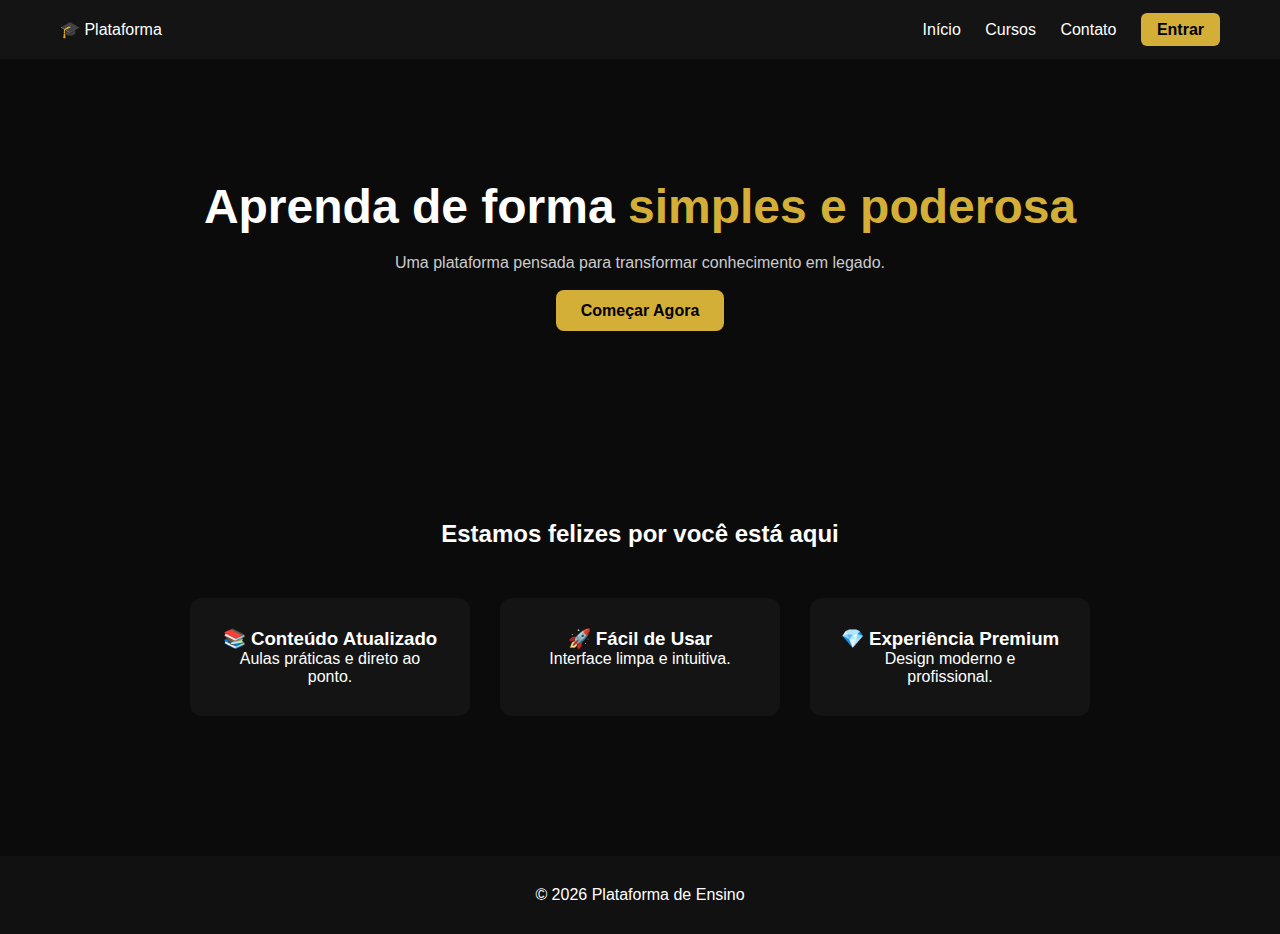
<file: index.html>
<!DOCTYPE html>
<html lang="pt-br">
<head>
  <meta charset="UTF-8">
  <title>Plataforma de Ensino</title>
  <link rel="stylesheet" href="style.css">
</head>
<body>

<header class="navbar">
  <div class="logo">🎓 Plataforma</div>
  <nav>
    <a href="index.html">Início</a>
    <a href="cursos.html">Cursos</a>
    <a href="contato">Contato</a>
    <a href="login.html" class="btn">Entrar</a>
  </nav>
</header>

<section class="hero">
  <h1>Aprenda de forma <span>simples e poderosa</span></h1>
  <p>Uma plataforma pensada para transformar conhecimento em legado.</p>
  <a href="#" class="btn-primary">Começar Agora</a>
</section>

<section class="features">
  <h2> <center>Estamos felizes por você está aqui </çenter></h2>
  <div class="cards">
    <div class="card">
      <h3>📚 Conteúdo Atualizado</h3>
      <p>Aulas práticas e direto ao ponto.</p>
    </div>
    <div class="card">
      <h3>🚀 Fácil de Usar</h3>
      <p>Interface limpa e intuitiva.</p>
    </div>
    <div class="card">
      <h3>💎 Experiência Premium</h3>
      <p>Design moderno e profissional.</p>
    </div>
  </div>
</section>

<footer>
  <p>© 2026 Plataforma de Ensino</p>
</footer>

</body>
</html>
</file>
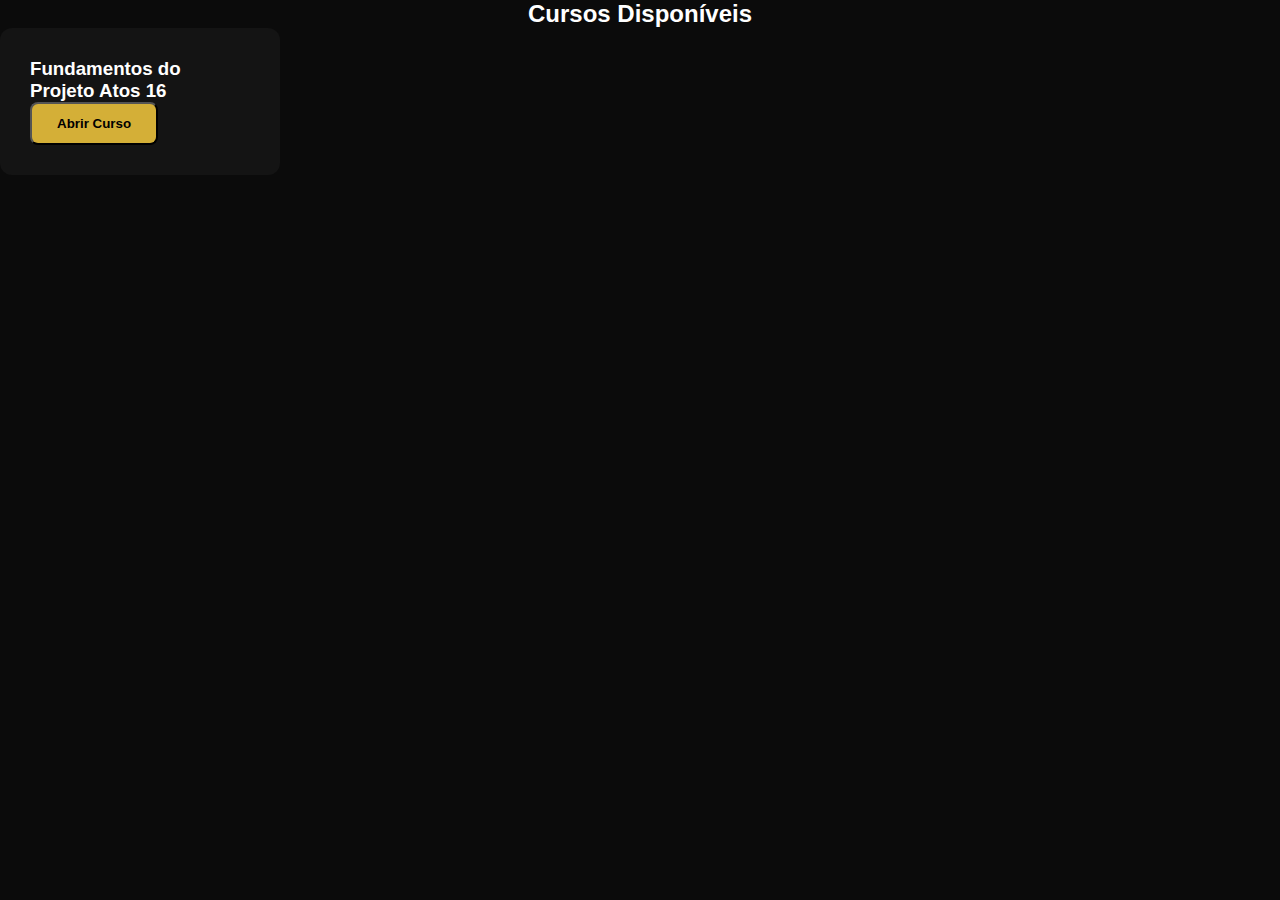
<file: cursos.html>
<!DOCTYPE html>
<html>
<head>
<title>Cursos</title>
<link rel="stylesheet" href="style.css" />
</head>
<body>

<h2 style="text-align:center;">Cursos Disponíveis</h2>

<div class="benefits">
  <div class="card">
    <h3>Fundamentos do Projeto Atos 16</h3>
    <button class="btn-primary" onclick="abrirCurso()">Abrir Curso</button>
  </div>
</div>

<script>
function abrirCurso(){
  alert("Curso aberto! (MVP)");
}
</script>

</body>
</html>
</file>
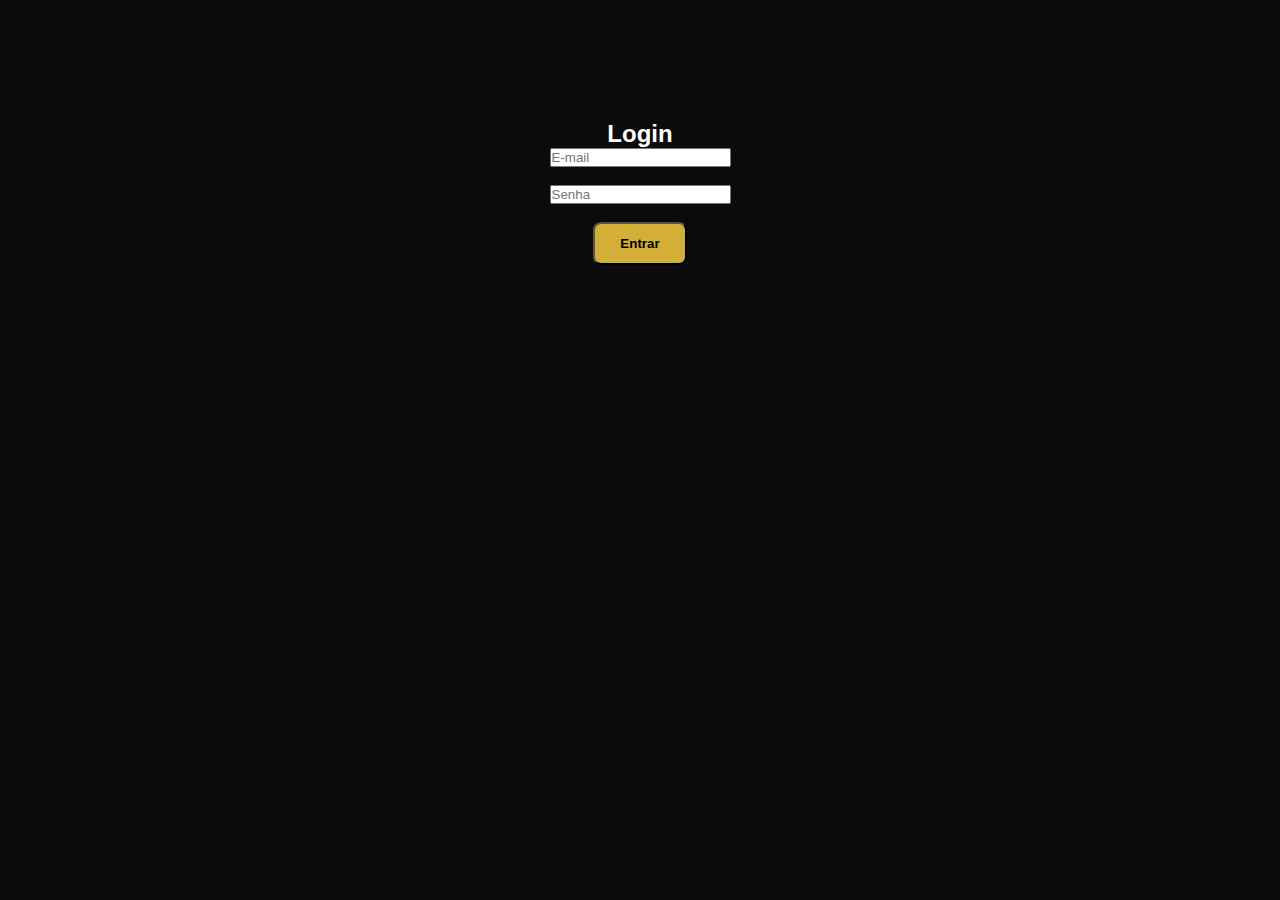
<file: login.html>
<!DOCTYPE html>
<html>
<head>
<title>Login</title>
<link rel="stylesheet" href="style.css" />
</head>
<body>

<div class="hero">
  <h2>Login</h2>
  <input type="email" id="email" placeholder="E-mail"><br><br>
  <input type="password" id="senha" placeholder="Senha"><br><br>
  <button class="btn-primary" onclick="login()">Entrar</button>
</div>

<script>
function login() {
  const email = document.getElementById("email").value;

  if(email === "admin@atos16.com") {
    window.location.href = "admin.html";
  } else {
    window.location.href = "cursos.html";
  }
}
</script>

</body>
</html>
</file>
<file: style.css>
/* RESET */
* {
  margin: 0;
  padding: 0;
  box-sizing: border-box;
}

/* CORES */
:root {
  --black: #0b0b0b;
  --dark: #141414;
  --gold: #d4af37;
  --white: #ffffff;
}

/* BODY */
body {
  font-family: Arial, Helvetica, sans-serif;
  background: var(--black);
  color: var(--white);
}

/* NAVBAR */
.navbar {
  display: flex;
  justify-content: space-between;
  align-items: center;
  padding: 20px 60px;
  background: var(--dark);
}

.navbar a {
  color: white;
  text-decoration: none;
  margin-left: 20px;
}

.navbar .btn {
  background: var(--gold);
  color: black;
  padding: 8px 16px;
  border-radius: 6px;
  font-weight: bold;
}

/* HERO */
.hero {
  text-align: center;
  padding: 120px 20px;
}

.hero h1 {
  font-size: 48px;
  margin-bottom: 20px;
}

.hero span {
  color: var(--gold);
}

.hero p {
  margin-bottom: 30px;
  color: #ccc;
}

.btn-primary {
  background: var(--gold);
  color: black;
  padding: 12px 25px;
  text-decoration: none;
  border-radius: 8px;
  font-weight: bold;
}

/* FEATURES */
.features {
  padding: 80px 60px;
  text-align: center;
}

.features h2 {
  margin-bottom: 50px;
}

.cards {
  display: flex;
  justify-content: center;
  gap: 30px;
  flex-wrap: wrap;
}

.card {
  background: var(--dark);
  padding: 30px;
  border-radius: 12px;
  width: 280px;
  transition: 0.3s;
}

.card:hover {
  transform: translateY(-5px);
  border: 1px solid var(--gold);
}

/* FOOTER */
footer {
  text-align: center;
  padding: 30px;
  background: #111;
  margin-top: 60px;
}
</file>
